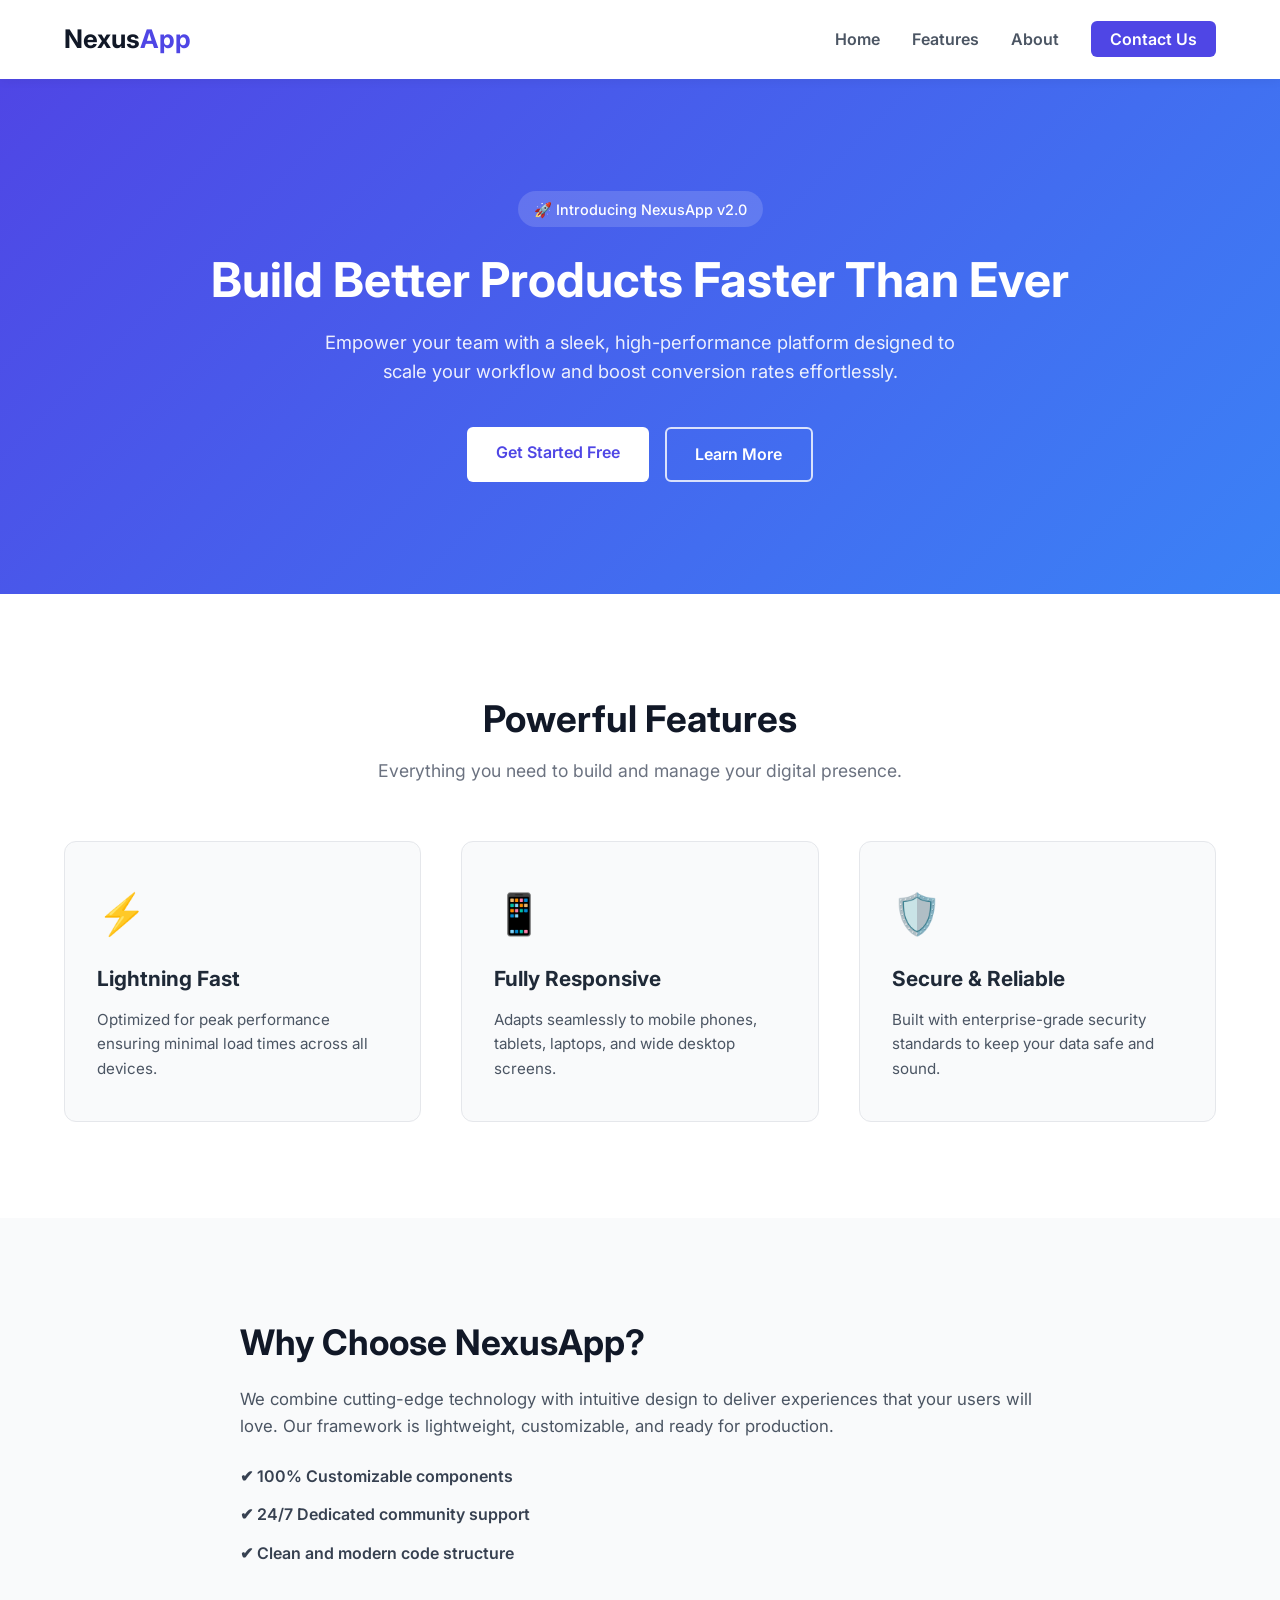
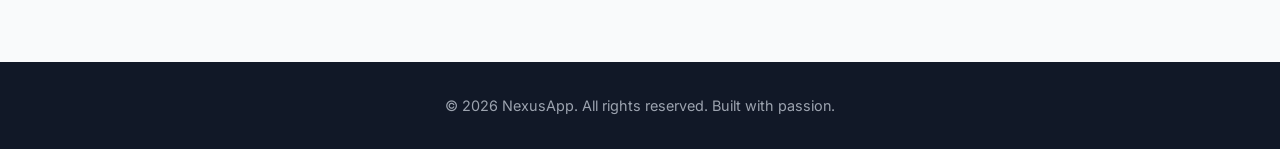
<file: index.html>
<!DOCTYPE html>
<html lang="en">
<head>
  <meta charset="UTF-8">
  <meta name="viewport" content="width=device-width, initial-scale=1.0">
  <title>NexusApp - Modern Solution for Your Business</title>
  <link rel="stylesheet" href="style.css">
  <!-- Google Fonts -->
  <link href="https://fonts.googleapis.com/css2?family=Inter:wght@300;400;600;700&display=swap" rel="stylesheet">
</head>
<body>

  <!-- Header / Navigation -->
  <header>
    <nav class="navbar">
      <div class="logo">Nexus<span>App</span></div>
      <ul class="nav-links" id="navLinks">
        <li><a href="#home">Home</a></li>
        <li><a href="#features">Features</a></li>
        <li><a href="#about">About</a></li>
        <li><a href="#contact" class="nav-btn">Contact Us</a></li>
      </ul>
      <button class="hamburger" id="hamburger">☰</button>
    </nav>
  </header>

  <!-- Hero Section -->
  <section class="hero" id="home">
    <div class="hero-content">
      <span class="badge">🚀 Introducing NexusApp v2.0</span>
      <h1>Build Better Products Faster Than Ever</h1>
      <p>Empower your team with a sleek, high-performance platform designed to scale your workflow and boost conversion rates effortlessly.</p>
      <div class="hero-buttons">
        <a href="#features" class="btn primary-btn">Get Started Free</a>
        <a href="#about" class="btn secondary-btn">Learn More</a>
      </div>
    </div>
  </section>

  <!-- Features Section -->
  <section class="features" id="features">
    <div class="section-title">
      <h2>Powerful Features</h2>
      <p>Everything you need to build and manage your digital presence.</p>
    </div>
    <div class="feature-grid">
      <div class="feature-card">
        <div class="icon">⚡</div>
        <h3>Lightning Fast</h3>
        <p>Optimized for peak performance ensuring minimal load times across all devices.</p>
      </div>
      <div class="feature-card">
        <div class="icon">📱</div>
        <h3>Fully Responsive</h3>
        <p>Adapts seamlessly to mobile phones, tablets, laptops, and wide desktop screens.</p>
      </div>
      <div class="feature-card">
        <div class="icon">🛡️</div>
        <h3>Secure & Reliable</h3>
        <p>Built with enterprise-grade security standards to keep your data safe and sound.</p>
      </div>
    </div>
  </section>

  <!-- About Section -->
  <section class="about" id="about">
    <div class="about-container">
      <div class="about-text">
        <h2>Why Choose NexusApp?</h2>
        <p>We combine cutting-edge technology with intuitive design to deliver experiences that your users will love. Our framework is lightweight, customizable, and ready for production.</p>
        <ul class="check-list">
          <li>✔ 100% Customizable components</li>
          <li>✔ 24/7 Dedicated community support</li>
          <li>✔ Clean and modern code structure</li>
        </ul>
      </div>
    </div>
  </section>

  <!-- Footer -->
  <footer>
    <p>&copy; 2026 NexusApp. All rights reserved. Built with passion.</p>
  </footer>

  <script src="script.js"></script>
</body>
</html>
</file>
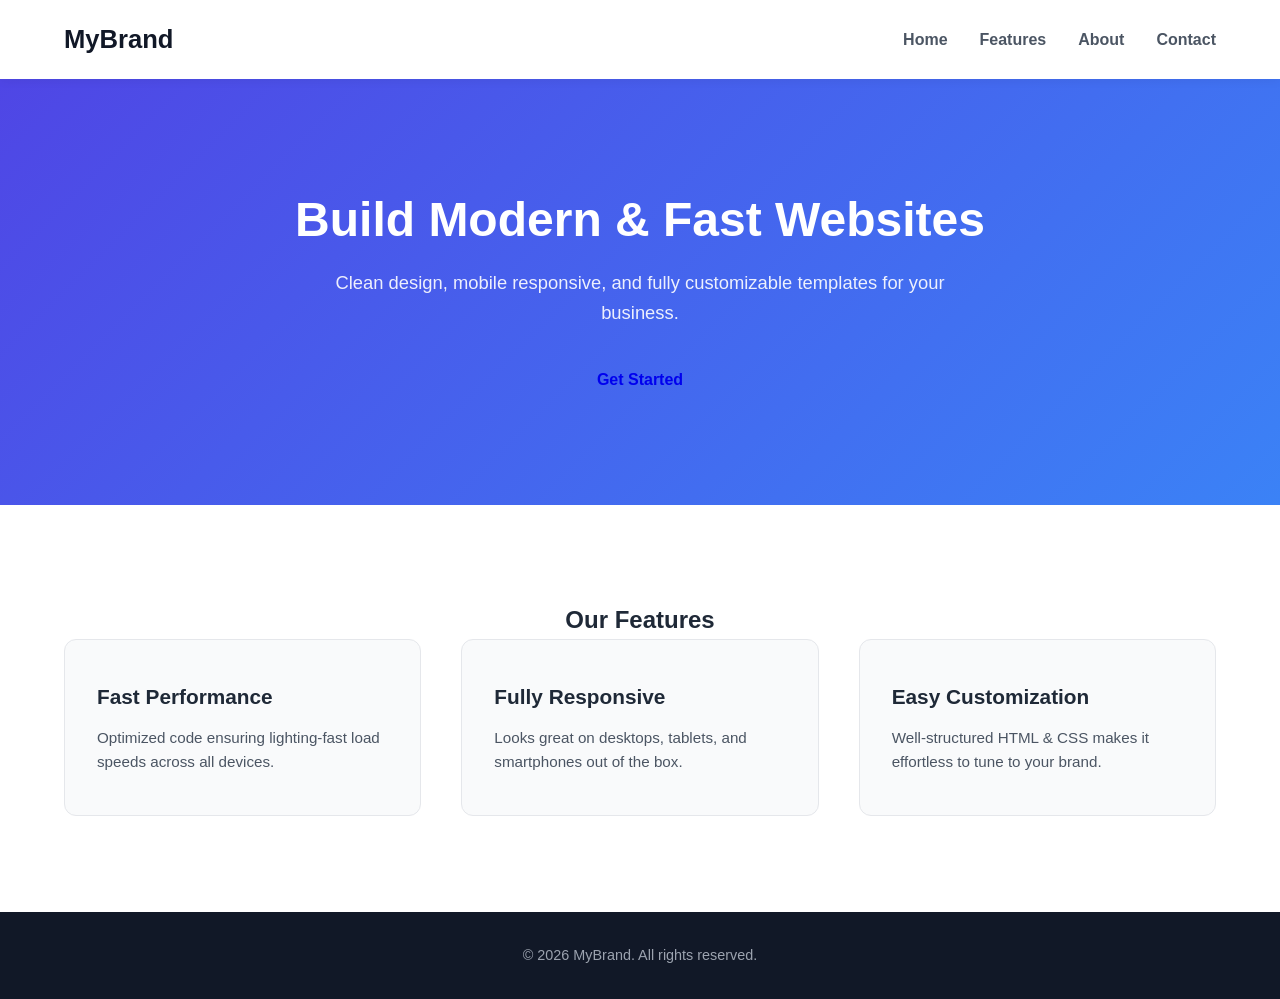
<file: gemini-code-1791796135129.html>
<!DOCTYPE html>
<html lang="en">
<head>
  <meta charset="UTF-8">
  <meta name="viewport" content="width=device-width, initial-scale=1.0">
  <title>Responsive Landing Page</title>
  <link rel="stylesheet" href="style.css">
</head>
<body>

  <!-- Header / Navigation -->
  <header>
    <nav class="navbar">
      <div class="logo">MyBrand</div>
      <ul class="nav-links" id="navLinks">
        <li><a href="#home">Home</a></li>
        <li><a href="#features">Features</a></li>
        <li><a href="#about">About</a></li>
        <li><a href="#contact">Contact</a></li>
      </ul>
      <button class="hamburger" id="hamburger">☰</button>
    </nav>
  </header>

  <!-- Hero Section -->
  <section class="hero" id="home">
    <div class="hero-content">
      <h1>Build Modern & Fast Websites</h1>
      <p>Clean design, mobile responsive, and fully customizable templates for your business.</p>
      <a href="#features" class="btn">Get Started</a>
    </div>
  </section>

  <!-- Features Section -->
  <section class="features" id="features">
    <h2>Our Features</h2>
    <div class="feature-grid">
      <div class="feature-card">
        <h3>Fast Performance</h3>
        <p>Optimized code ensuring lighting-fast load speeds across all devices.</p>
      </div>
      <div class="feature-card">
        <h3>Fully Responsive</h3>
        <p>Looks great on desktops, tablets, and smartphones out of the box.</p>
      </div>
      <div class="feature-card">
        <h3>Easy Customization</h3>
        <p>Well-structured HTML & CSS makes it effortless to tune to your brand.</p>
      </div>
    </div>
  </section>

  <!-- Footer -->
  <footer>
    <p>&copy; 2026 MyBrand. All rights reserved.</p>
  </footer>

  <script src="script.js"></script>
</body>
</html>
</file>
<file: style.css>
* {
  box-sizing: border-box;
  margin: 0;
  padding: 0;
  font-family: 'Inter', sans-serif;
}

body {
  line-height: 1.6;
  color: #1f2937;
  background-color: #f3f4f6;
}

/* Navbar */
.navbar {
  display: flex;
  justify-content: space-between;
  align-items: center;
  padding: 1.2rem 5%;
  background-color: #ffffff;
  box-shadow: 0 2px 10px rgba(0, 0, 0, 0.05);
  position: sticky;
  top: 0;
  z-index: 1000;
}

.logo {
  font-size: 1.6rem;
  font-weight: 700;
  color: #111827;
}

.logo span {
  color: #4f46e5;
}

.nav-links {
  display: flex;
  list-style: none;
  gap: 2rem;
  align-items: center;
}

.nav-links a {
  text-decoration: none;
  color: #4b5563;
  font-weight: 600;
  transition: color 0.3s;
}

.nav-links a:hover {
  color: #4f46e5;
}

.nav-btn {
  background-color: #4f46e5;
  color: #fff !important;
  padding: 0.5rem 1.2rem;
  border-radius: 6px;
  transition: background 0.3s;
}

.nav-btn:hover {
  background-color: #4338ca;
}

.hamburger {
  display: none;
  font-size: 1.8rem;
  background: none;
  border: none;
  cursor: pointer;
  color: #111827;
}

/* Hero Section */
.hero {
  background: linear-gradient(135deg, #4f46e5 0%, #3b82f6 100%);
  color: white;
  padding: 7rem 2rem;
  text-align: center;
}

.badge {
  display: inline-block;
  background: rgba(255, 255, 255, 0.15);
  padding: 0.4rem 1rem;
  border-radius: 50px;
  font-size: 0.9rem;
  margin-bottom: 1.5rem;
  font-weight: 500;
}

.hero-content h1 {
  font-size: 3rem;
  margin-bottom: 1.2rem;
  font-weight: 700;
  line-height: 1.2;
}

.hero-content p {
  font-size: 1.15rem;
  margin-bottom: 2.5rem;
  max-width: 650px;
  margin-left: auto;
  margin-right: auto;
  opacity: 0.9;
}

.hero-buttons {
  display: flex;
  gap: 1rem;
  justify-content: center;
}

.btn {
  padding: 0.8rem 1.8rem;
  border-radius: 6px;
  text-decoration: none;
  font-weight: 600;
  transition: transform 0.2s, background 0.2s;
}

.primary-btn {
  background-color: #ffffff;
  color: #4f46e5;
}

.primary-btn:hover {
  background-color: #f8fafc;
  transform: translateY(-2px);
}

.secondary-btn {
  background: transparent;
  color: #ffffff;
  border: 2px solid rgba(255, 255, 255, 0.8);
}

.secondary-btn:hover {
  background: rgba(255, 255, 255, 0.1);
  transform: translateY(-2px);
}

/* Features Section */
.features {
  padding: 6rem 5%;
  background-color: #ffffff;
  text-align: center;
}

.section-title h2 {
  font-size: 2.3rem;
  color: #111827;
  margin-bottom: 0.5rem;
}

.section-title p {
  color: #6b7280;
  margin-bottom: 3.5rem;
  font-size: 1.1rem;
}

.feature-grid {
  display: grid;
  grid-template-columns: repeat(auto-fit, minmax(280px, 1fr));
  gap: 2.5rem;
  max-width: 1200px;
  margin: 0 auto;
}

.feature-card {
  background: #f9fafb;
  padding: 2.5rem 2rem;
  border-radius: 12px;
  border: 1px solid #e5e7eb;
  transition: transform 0.3s, box-shadow 0.3s;
  text-align: left;
}

.feature-card:hover {
  transform: translateY(-5px);
  box-shadow: 0 10px 25px rgba(0, 0, 0, 0.05);
}

.feature-card .icon {
  font-size: 2.5rem;
  margin-bottom: 1rem;
}

.feature-card h3 {
  font-size: 1.3rem;
  margin-bottom: 0.8rem;
  color: #1f2937;
}

.feature-card p {
  color: #4b5563;
  font-size: 0.95rem;
}

/* About Section */
.about {
  padding: 6rem 5%;
  background-color: #f9fafb;
}

.about-container {
  max-width: 800px;
  margin: 0 auto;
}

.about-text h2 {
  font-size: 2.2rem;
  margin-bottom: 1rem;
  color: #111827;
}

.about-text p {
  color: #4b5563;
  margin-bottom: 1.5rem;
  font-size: 1.05rem;
}

.check-list {
  list-style: none;
  display: flex;
  flex-direction: column;
  gap: 0.8rem;
  font-weight: 600;
  color: #374151;
}

/* Footer */
footer {
  background-color: #111827;
  color: #9ca3af;
  text-align: center;
  padding: 2rem;
  font-size: 0.9rem;
}

/* Mobile Responsive */
@media (max-width: 768px) {
  .hamburger {
    display: block;
  }

  .nav-links {
    display: none;
    flex-direction: column;
    width: 100%;
    position: absolute;
    top: 70px;
    left: 0;
    background-color: #ffffff;
    padding: 1.5rem 0;
    box-shadow: 0 10px 15px rgba(0, 0, 0, 0.05);
    text-align: center;
  }

  .nav-links.active {
    display: flex;
  }

  .hero-content h1 {
    font-size: 2.2rem;
  }

  .hero-buttons {
    flex-direction: column;
  }
}
</file>
